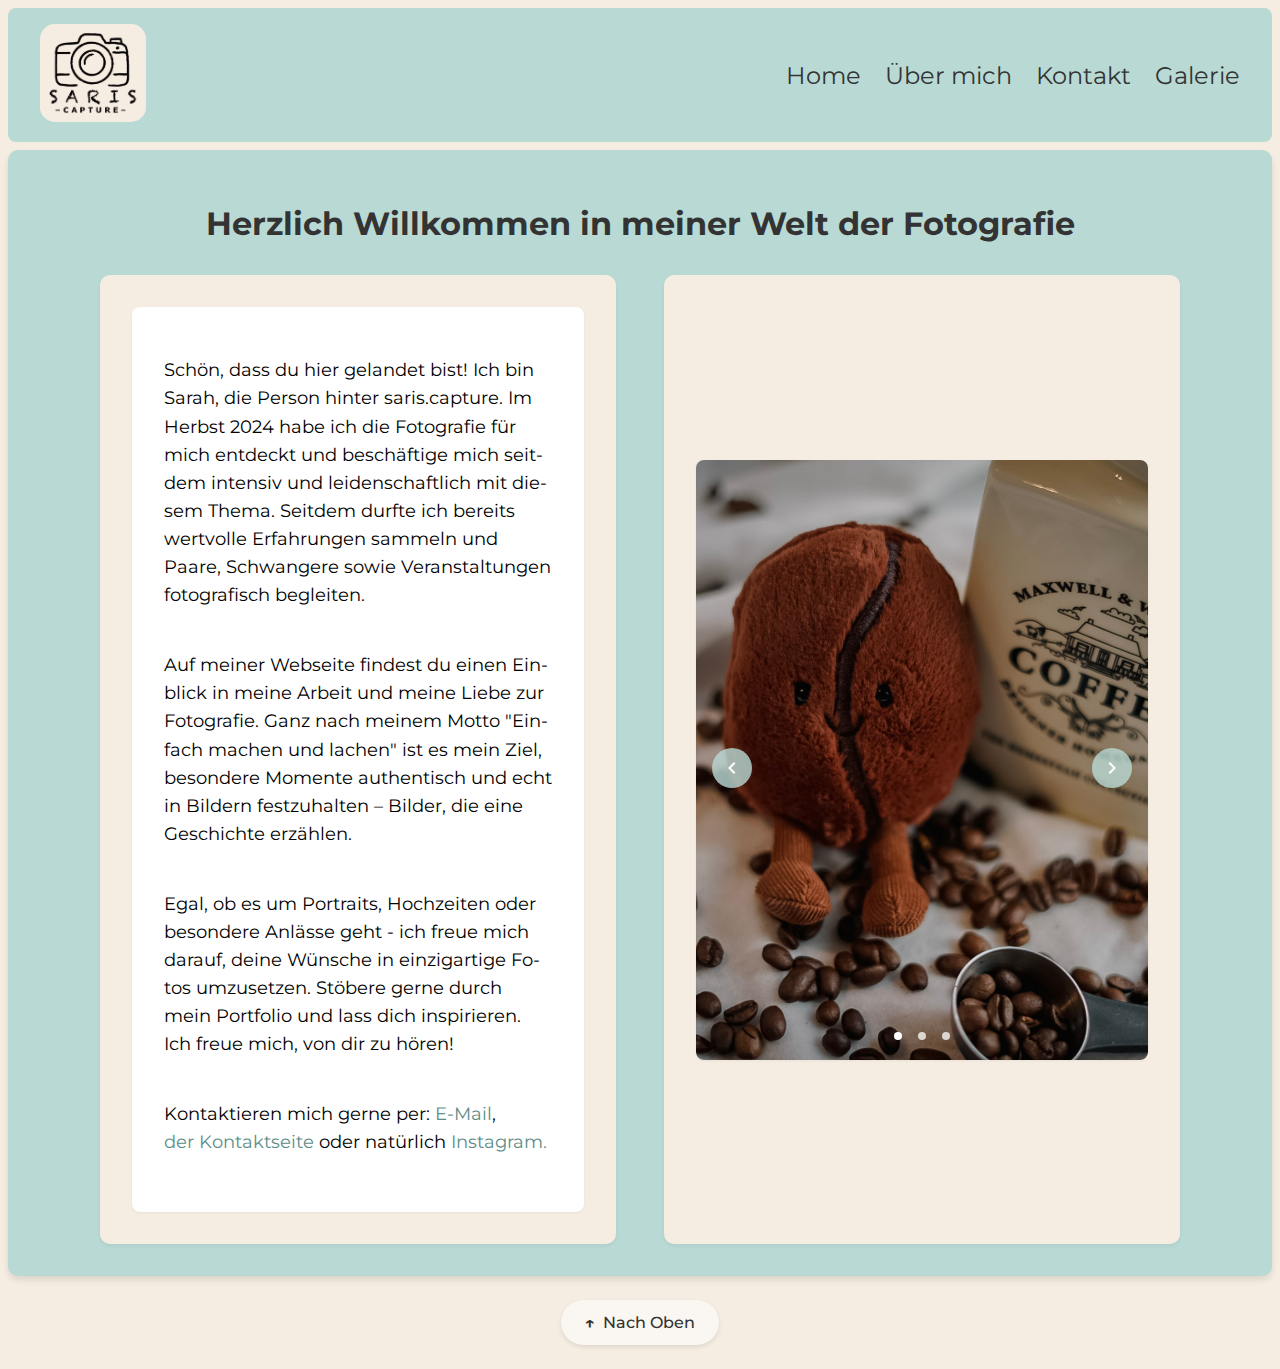
<file: index.html>
<!DOCTYPE html>
<html lang="de" id="top">
<head>
    <meta charset="UTF-8">
    <meta name="description" content="Saris Capture - Leidenschaftliche Fotografie aus Norddeutschland">
    <meta name="viewport" content="width=device-width, initial-scale=1.0">
    <link rel="icon" href="Assets/favsc.png" type="image/png">
    <title>Saris Capture | Fotografie</title>
    <link href="style.css" rel="stylesheet">
</head>
<body>
    <header class="site-header">
        <a href="index.html">
            <img src="Assets/SC_Logo.png" alt="Saris Chapter Logo" height="90px" width="90px">
        </a>
        <button class="menu-toggle" aria-label="Menü öffnen">
            <span class="burger-icon"></span>
        </button>
        <nav class="site-nav">
            <ul>
                <li><a href="index.html">Home</a></li>
                <li><a href="uebermich.html">Über mich</a></li>
                <li><a href="kontakt.html">Kontakt</a></li>
                <li><a href="galerie.html">Galerie</a></li>
            </ul>
        </nav>
    
    </header>

    <div class="container">
        <main class="site-content" id="content">
            <h1 class="main-heading">Herzlich Willkommen in meiner Welt der Fotografie</h1>
            
            <div class="home-flex-container">

                <section class="home-text-container">
                    <div class="home-content">
                        <p>Schön, dass du hier gelandet bist!
                        Ich bin Sarah, die Person hinter saris.capture. Im Herbst 2024 habe ich die Fotografie für mich entdeckt und beschäftige mich seitdem intensiv und leidenschaftlich mit diesem Thema. Seitdem durfte ich bereits wertvolle Erfahrungen sammeln und Paare, Schwangere sowie Veranstaltungen fotografisch begleiten.</p>
        
                        <p>Auf meiner Webseite findest du einen Einblick in meine Arbeit und meine Liebe zur Fotografie. Ganz nach meinem Motto "Einfach machen und lachen" ist es mein Ziel, besondere Momente authentisch und echt in Bildern festzuhalten – Bilder, die eine Geschichte erzählen.</p>

                        <p>Egal, ob es um Portraits, Hochzeiten oder besondere Anlässe geht - ich freue mich darauf, deine Wünsche in einzigartige Fotos umzusetzen. Stöbere gerne durch mein Portfolio und lass dich inspirieren. Ich freue mich, von dir zu hören!</p>
                        
                        <p>Kontaktieren mich gerne per: <a href="mailto:saris.capture@gmail.com">E-Mail</a>, <a href="./kontakt.html">der Kontaktseite</a> oder natürlich <a href="https://www.instagram.com/saris.capture/">Instagram.</a></p>
                    </div>
                </section>
    
                <section class="home-slideshow-container">
                    
                    <div class="slideshow">
                        <div class="slideshow-container">
                            <div class="slideshow-photo">
                                <img id="foto-1" src="./Assets/Slideshow/_DSC7164.jpg" alt="Fotografie 1">
                                <img id="foto-2" src="./Assets/Slideshow/_DSC7197.jpg" alt="Fotografie 2">
                                <img id="foto-3" src="./Assets/Slideshow/_DSC7258.jpg" alt="Fotografie 3"> 
                            </div>
                            
                            <div class="slideshow-nav-buttons">
                                <a href="#foto-1"></a>
                                <a href="#foto-2"></a>
                                <a href="#foto-3"></a>
                            </div>

                            <div class="slideshow-nav-arrows">
                                <button class="nav-arrow prev-arrow" aria-label="Vorheriges Bild">
                                    <svg viewBox="0 0 24 24" width="24" height="24">
                                        <path fill="currentColor" d="M15.41 7.41L14 6l-6 6 6 6 1.41-1.41L10.83 12z"/>
                                    </svg>
                                </button>
                                <button class="nav-arrow next-arrow" aria-label="Nächstes Bild">
                                    <svg viewBox="0 0 24 24" width="24" height="24">
                                        <path fill="currentColor" d="M10 6L8.59 7.41 13.17 12l-4.58 4.59L10 18l6-6z"/>
                                    </svg>
                                </button>
                            </div>
                        </div>
                    </div>
                </section>
            </div>
        </main>
    </div>

    <footer class="site-footer">
        <a href="#top">Nach Oben</a>
    </footer>
    
    <script src="script.js"></script>
</body>
</html>
</file>
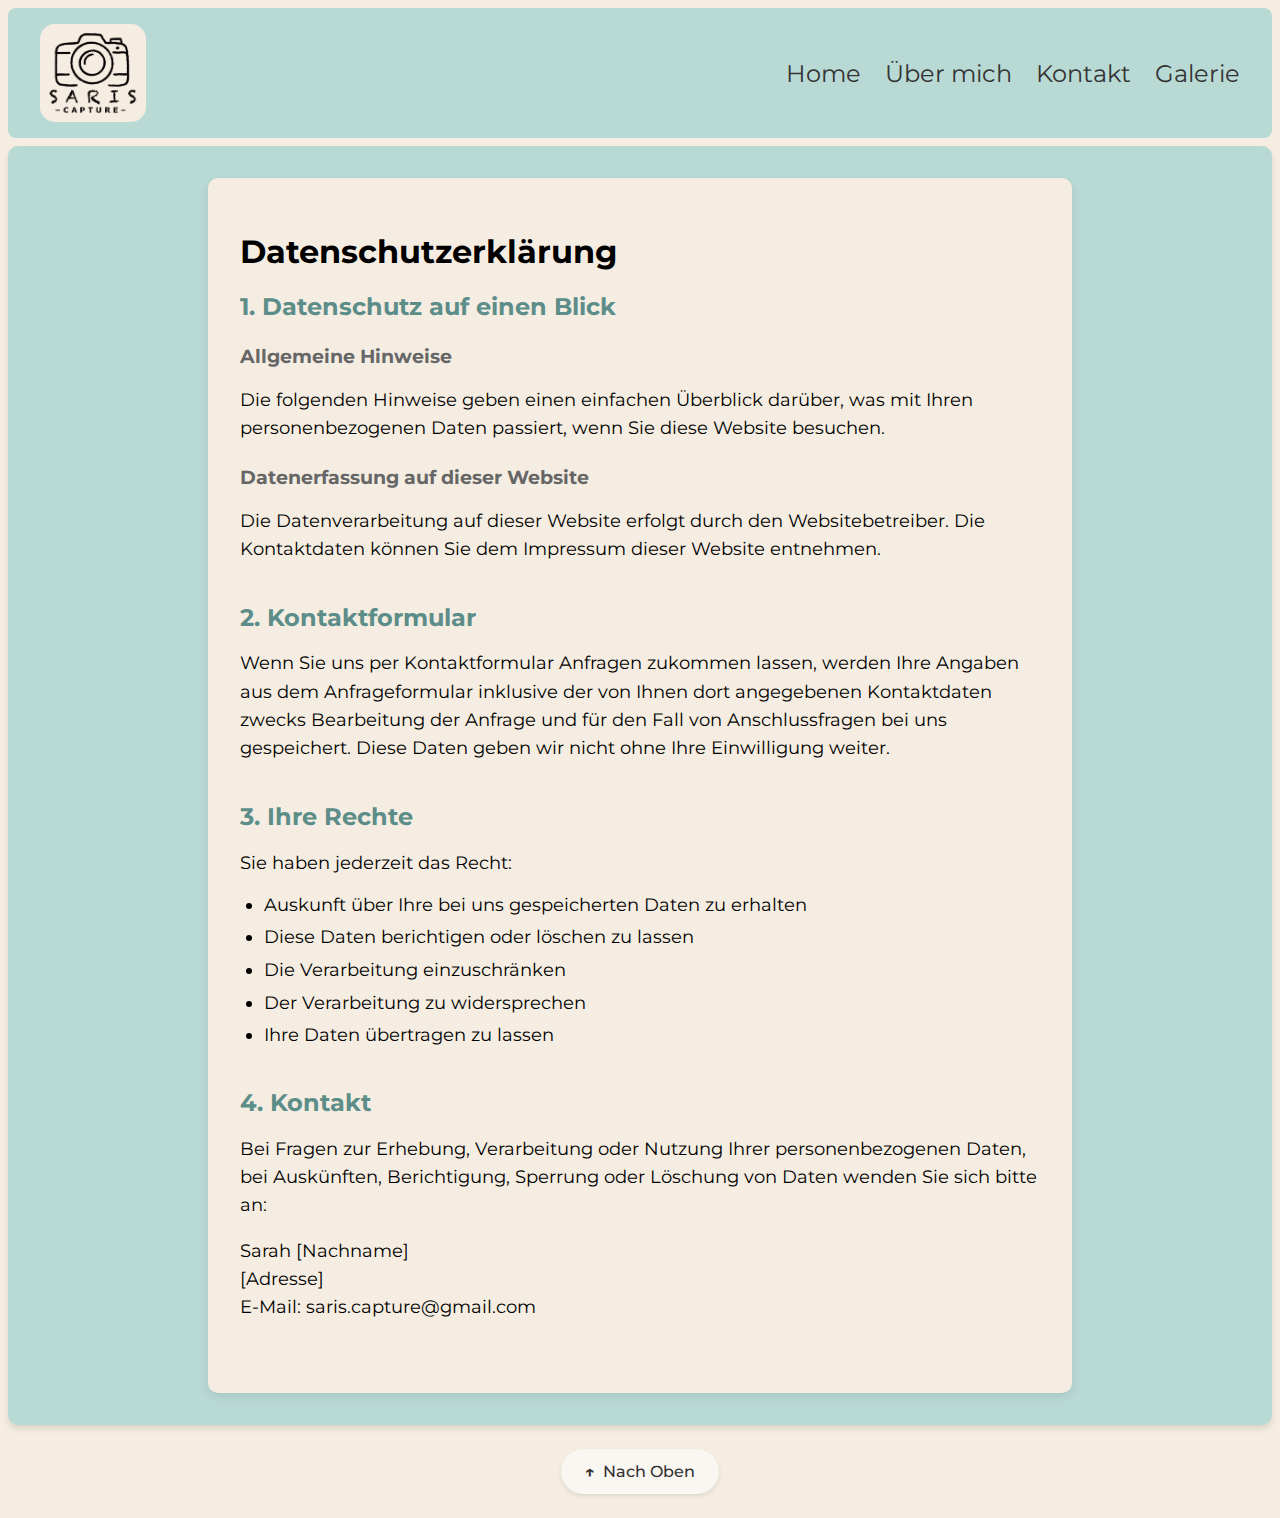
<file: datenschutz.html>
<!DOCTYPE html>
<html lang="de" id="top">
<head>
    <meta charset="UTF-8">
    <meta name="description" content="Datenschutzerklärung von Saris Capture">
    <meta name="viewport" content="width=device-width, initial-scale=1.0">
    
    <title>Saris Capture | Datenschutz</title>
    <link href="style.css" rel="stylesheet">
</head>
<body>
    <header class="site-header">
        <img src="Assets/SC_Logo.png" alt="Saris Chapter Logo" height="90px" width="90px">
        <nav class="site-nav">
            <ul>
                <li><a href="index.html">Home</a></li>
                <li><a href="uebermich.html">Über mich</a></li>
                <li><a href="kontakt.html">Kontakt</a></li>
                <li><a href="galerie.html">Galerie</a></li>
            </ul>
        </nav>
    </header>

    <div class="container">
        <main class="privacy-container">
            <h1>Datenschutzerklärung</h1>
            
            <section class="privacy-section">
                <h2>1. Datenschutz auf einen Blick</h2>
                <h3>Allgemeine Hinweise</h3>
                <p>Die folgenden Hinweise geben einen einfachen Überblick darüber, was mit Ihren personenbezogenen Daten passiert, wenn Sie diese Website besuchen.</p>
                
                <h3>Datenerfassung auf dieser Website</h3>
                <p>Die Datenverarbeitung auf dieser Website erfolgt durch den Websitebetreiber. Die Kontaktdaten können Sie dem Impressum dieser Website entnehmen.</p>
            </section>

            <section class="privacy-section">
                <h2>2. Kontaktformular</h2>
                <p>Wenn Sie uns per Kontaktformular Anfragen zukommen lassen, werden Ihre Angaben aus dem Anfrageformular inklusive der von Ihnen dort angegebenen Kontaktdaten zwecks Bearbeitung der Anfrage und für den Fall von Anschlussfragen bei uns gespeichert. Diese Daten geben wir nicht ohne Ihre Einwilligung weiter.</p>
            </section>

            <section class="privacy-section">
                <h2>3. Ihre Rechte</h2>
                <p>Sie haben jederzeit das Recht:</p>
                <ul class="privacy-list">
                    <li>Auskunft über Ihre bei uns gespeicherten Daten zu erhalten</li>
                    <li>Diese Daten berichtigen oder löschen zu lassen</li>
                    <li>Die Verarbeitung einzuschränken</li>
                    <li>Der Verarbeitung zu widersprechen</li>
                    <li>Ihre Daten übertragen zu lassen</li>
                </ul>
            </section>

            <section class="privacy-section">
                <h2>4. Kontakt</h2>
                <p>Bei Fragen zur Erhebung, Verarbeitung oder Nutzung Ihrer personenbezogenen Daten, bei Auskünften, Berichtigung, Sperrung oder Löschung von Daten wenden Sie sich bitte an:</p>
                <p>Sarah [Nachname]<br>
                [Adresse]<br>
                E-Mail: saris.capture@gmail.com</p>
            </section>
        </main>
    </div>

    <footer class="site-footer">
        <a href="#top">Nach Oben</a>
    </footer>
</body>
</html>
</file>
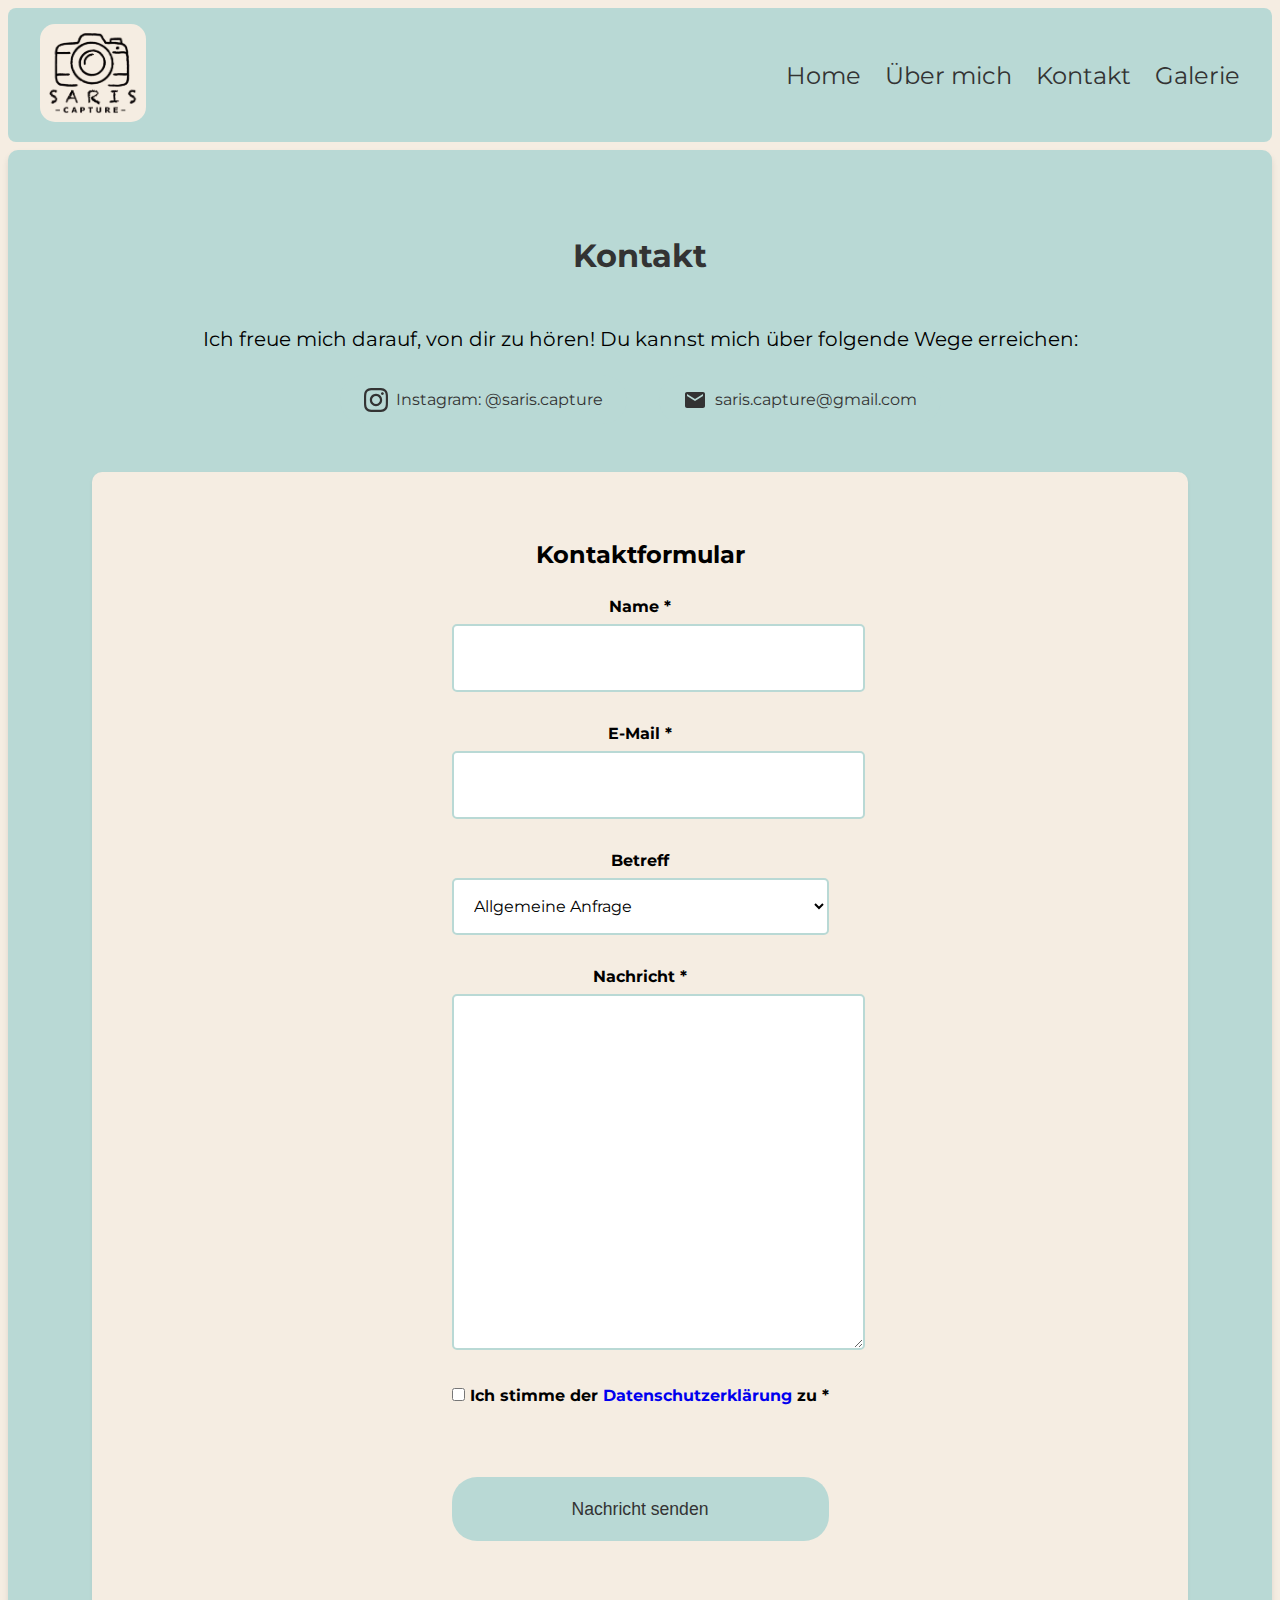
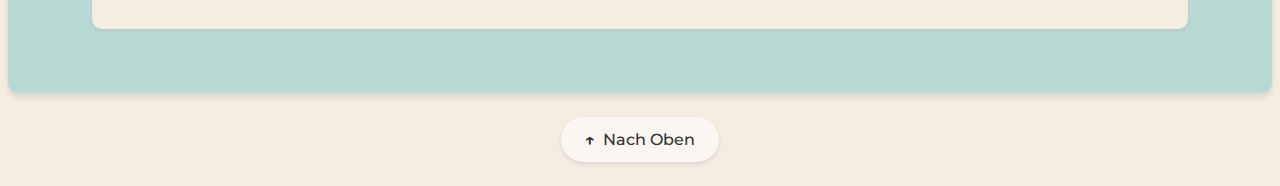
<file: kontakt.html>
<!DOCTYPE html>
<html lang="de" id="top">
<head>
    <meta charset="UTF-8">
    <meta name="description" content="Kontaktiere Saris Capture für Fotografie-Anfragen">
    <meta name="viewport" content="width=device-width, initial-scale=1.0">
    
    <title>Saris Capture | Kontakt</title>
    <link href="style.css" rel="stylesheet">


    </head>
    <body>
        <header class="site-header">
            <a href="index.html">
                <img src="Assets/SC_Logo.png" alt="Saris Chapter Logo" height="90px" width="90px">
            </a>
            <button class="menu-toggle" aria-label="Menü öffnen">
                <span class="burger-icon"></span>
            </button>
            <nav class="site-nav">
                <ul>
                    <li><a href="index.html">Home</a></li>
                    <li><a href="uebermich.html">Über mich</a></li>
                    <li><a href="kontakt.html">Kontakt</a></li>
                    <li><a href="galerie.html">Galerie</a></li>
                </ul>
            </nav>
        </header>

        <div class="container">
            <main class="contact-container">
                <h1>Kontakt</h1>
                
                <section class="contact-info">
                    <p>Ich freue mich darauf, von dir zu hören! Du kannst mich über folgende Wege erreichen:</p>
                    <div class="social-links">
                        <a href="https://www.instagram.com/saris.capture/" target="_blank" class="social-link">
                            <svg class="social-icon" viewBox="0 0 24 24" fill="currentColor">
                                <path d="M12 2.163c3.204 0 3.584.012 4.85.07 3.252.148 4.771 1.691 4.919 4.919.058 1.265.069 1.645.069 4.849 0 3.205-.012 3.584-.069 4.849-.149 3.225-1.664 4.771-4.919 4.919-1.266.058-1.644.07-4.85.07-3.204 0-3.584-.012-4.849-.07-3.26-.149-4.771-1.699-4.919-4.92-.058-1.265-.07-1.644-.07-4.849 0-3.204.013-3.583.07-4.849.149-3.227 1.664-4.771 4.919-4.919 1.266-.057 1.645-.069 4.849-.069zm0-2.163c-3.259 0-3.667.014-4.947.072-4.358.2-6.78 2.618-6.98 6.98-.059 1.281-.073 1.689-.073 4.948 0 3.259.014 3.668.072 4.948.2 4.358 2.618 6.78 6.98 6.98 1.281.058 1.689.072 4.948.072 3.259 0 3.668-.014 4.948-.072 4.354-.2 6.782-2.618 6.979-6.98.059-1.28.073-1.689.073-4.948 0-3.259-.014-3.667-.072-4.947-.196-4.354-2.617-6.78-6.979-6.98-1.281-.059-1.69-.073-4.949-.073zm0 5.838c-3.403 0-6.162 2.759-6.162 6.162s2.759 6.163 6.162 6.163 6.162-2.759 6.162-6.163c0-3.403-2.759-6.162-6.162-6.162zm0 10.162c-2.209 0-4-1.79-4-4 0-2.209 1.791-4 4-4s4 1.791 4 4c0 2.21-1.791 4-4 4zm6.406-11.845c-.796 0-1.441.645-1.441 1.44s.645 1.44 1.441 1.44c.795 0 1.439-.645 1.439-1.44s-.644-1.44-1.439-1.44z"/>
                            </svg>
                            Instagram: @saris.capture
                        </a>
                        <a href="mailto:saris.capture@gmail.com" class="social-link">
                            <svg class="social-icon" viewBox="0 0 24 24" fill="currentColor">
                                <path d="M20 4H4c-1.1 0-1.99.9-1.99 2L2 18c0 1.1.9 2 2 2h16c1.1 0 2-.9 2-2V6c0-1.1-.9-2-2-2zm0 4l-8 5-8-5V6l8 5 8-5v2z"/>
                            </svg>
                            saris.capture@gmail.com
                        </a>
                    </div>
                </section>

                <section class="contact-form">
                    <h2>Kontaktformular</h2>
                    <form id="contactForm" action="https://formspree.io/f/mrbpbalw" method="POST">
                        <div class="form-group">
                            <label for="name">Name *</label>
                            <input type="text" id="name" name="name" required>
                        </div>
                        
                        <div class="form-group">
                            <label for="email">E-Mail *</label>
                            <input type="email" id="email" name="email" required>
                        </div>

                        <div class="form-group">
                            <label for="subject">Betreff</label>
                            <select id="subject" name="subject">
                                <option value="allgemein">Allgemeine Anfrage</option>
                                <option value="portrait">Portrait-Shooting</option>
                                <option value="hochzeit">Hochzeitsfotografie</option>
                                <option value="event">Event-Fotografie</option>
                            </select>
                        </div>
                        
                        <div class="form-group">
                            <label for="message">Nachricht *</label>
                            <textarea name="message" id="message" required></textarea>
                        </div>

                        <div class="form-group">
                            <label class="checkbox-container">
                                <input type="checkbox" name="datenschutz" required>
                                <span class="checkmark"></span>
                                Ich stimme der <a href="datenschutz.html">Datenschutzerklärung</a> zu *
                            </label>
                        </div>

                        <div class="form-group">
                            <button type="submit" class="submit-btn">Nachricht senden</button>
                        </div>
                    </form>
                    <div id="formStatus" class="form-status"></div>
                </section>
            </main>
        </div>

        <footer class="site-footer">
            <a href="#top">Nach Oben</a>
        </footer>

        <script src="contact.js"></script>
        <script src="script.js"></script>
    </body>
</html>
</file>
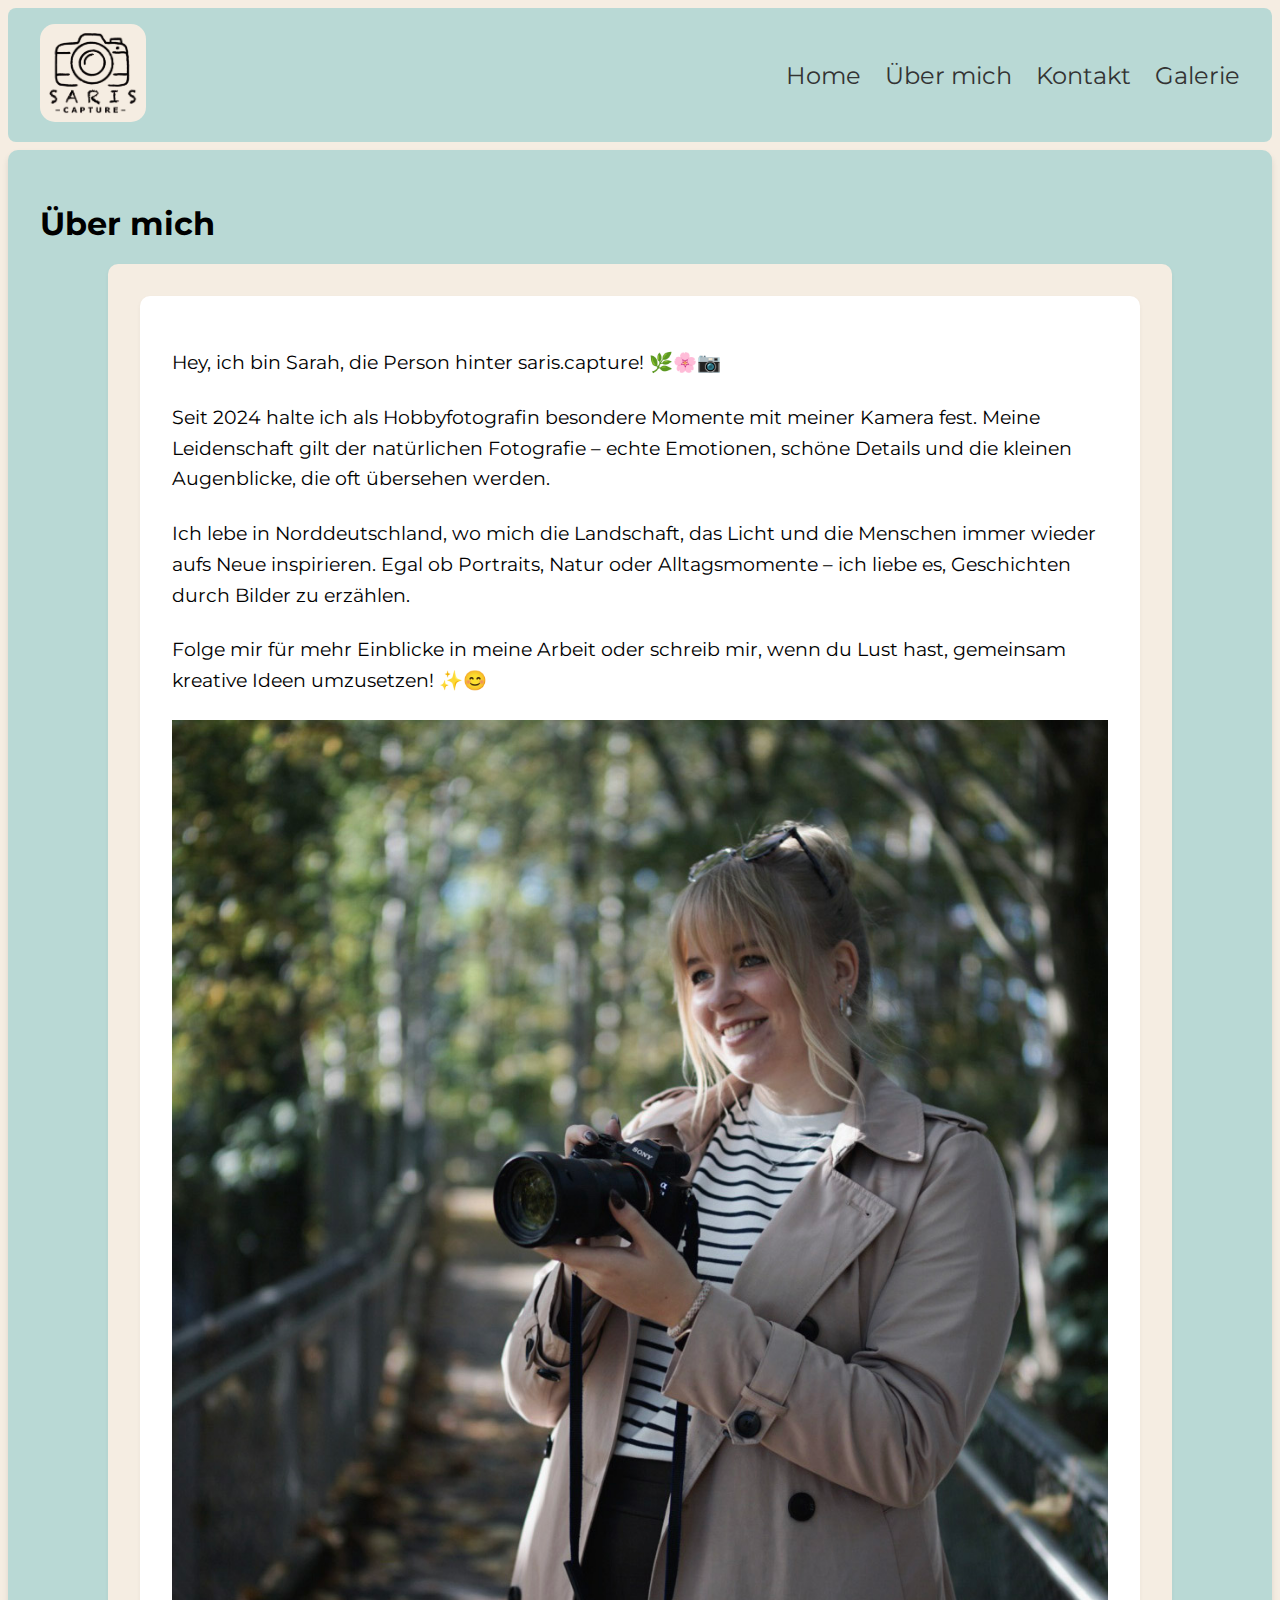
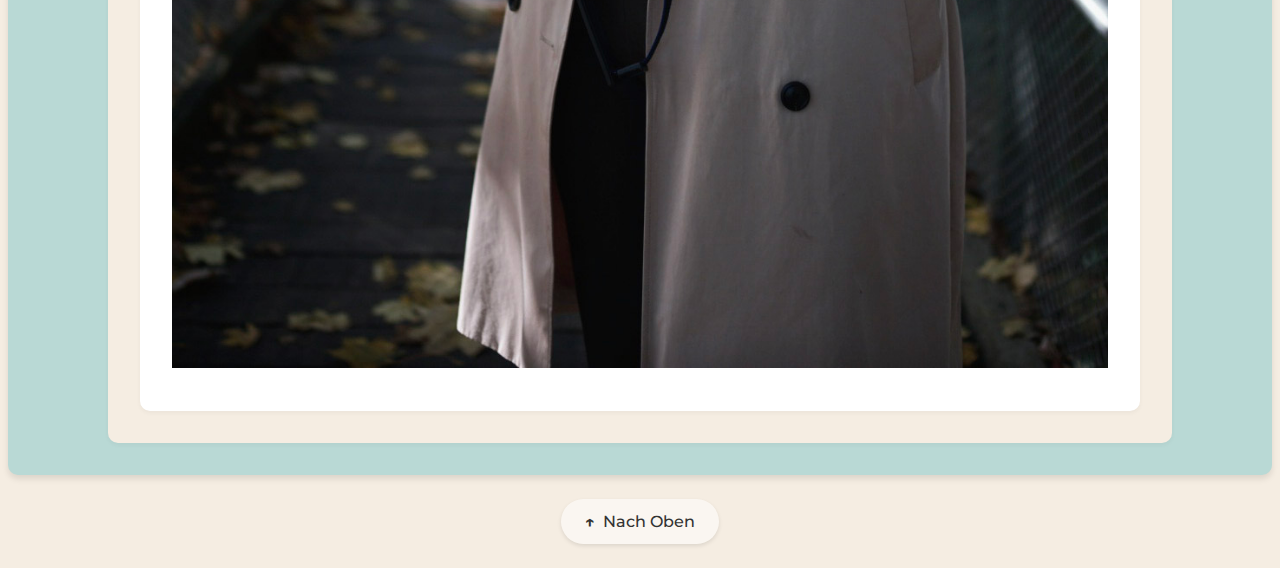
<file: uebermich.html>
<!DOCTYPE html>
<html lang="de" id="top">
<head>
    <meta charset="UTF-8">
    <meta name="description" content="Über Saris Capture - Hobbyfotografin aus Norddeutschland">
    <meta name="viewport" content="width=device-width, initial-scale=1.0">
    
    <title>Saris Capture | Über mich</title>
    <link href="style.css" rel="stylesheet">
</head>
<body>
    <header class="site-header">
        <a href="index.html">
            <img src="Assets/SC_Logo.png" alt="Saris Chapter Logo" height="90px" width="90px">
        </a>
        <button class="menu-toggle" aria-label="Menü öffnen">
            <span class="burger-icon"></span>
        </button>
        <nav class="site-nav">
            <ul>
                <li><a href="index.html">Home</a></li>
                <li><a href="uebermich.html">Über mich</a></li>
                <li><a href="kontakt.html">Kontakt</a></li>
                <li><a href="galerie.html">Galerie</a></li>
            </ul>
        </nav>
    </header>

    <div class="container">
        <div class="page-header">
            <h1>Über mich</h1>
        </div>
        <main class="about-container">
            <section class="about-content">

                <p>Hey, ich bin Sarah, die Person hinter saris.capture! 🌿🌸📷</p>

                <p>Seit 2024 halte ich als Hobbyfotografin besondere Momente mit meiner Kamera fest. Meine Leidenschaft gilt der natürlichen Fotografie – echte Emotionen, schöne Details und die kleinen Augenblicke, die oft übersehen werden.</p>
                
                <p>Ich lebe in Norddeutschland, wo mich die Landschaft, das Licht und die Menschen immer wieder aufs Neue inspirieren. Egal ob Portraits, Natur oder Alltagsmomente – ich liebe es, Geschichten durch Bilder zu erzählen.</p>
                
                <p>Folge mir für mehr Einblicke in meine Arbeit oder schreib mir, wenn du Lust hast, gemeinsam kreative Ideen umzusetzen! ✨😊</p>
            <img src="./Assets/uebermichimg.jpg" alt="Ein Bild von mir">
            </section>
        </main>
    </div>

    <footer class="site-footer">
        <a href="#top">Nach Oben</a>
    </footer>
    
    <script src="script.js"></script>
</body>
</html>
</file>
<file: style.css>
@import url('https://fonts.googleapis.com/css2?family=Montserrat:wght@400;700&display=swap');




/* Body */


body {
    font-family: 'Montserrat', sans-serif;
}

body {
    background-color: #F5EDE2;
}

body p {
    font-size: 20px;
}


/* NAV */


.site-nav {
    display: flex;
    justify-content: flex-end;
    align-items: center;
    font-size: 1.5rem;
    transition: all 0.3s ease;
    position: static;
    transform: none;
    padding-right: 0;
}

.site-nav ul {
    padding: 0;
    margin: 0;
    display: flex;
    gap: 1.5rem;
    background-color: transparent;
}

.site-nav li {
    display: inline;
}

.site-nav a {
    color: #333333;
    text-decoration: none;
    background-color: transparent;
    padding: 0;
    border-radius: 0;
}

/* FOOTER */


.site-footer {
    padding: 0.5rem;
    margin: 1rem auto;
    border-radius: 0.5rem;
    max-width: 95%;
}

.site-footer a, nav a {
    color: #333333;
    text-decoration: none;
}

.site-footer {
    text-align: center;
}

.site-footer a {
    display: inline-block;
    padding: 0.8rem 1.5rem;
    border-radius: 25px;
    font-weight: 500;
    transition: all 0.3s ease;
    background-color: rgba(255, 255, 255, 0.5);
    box-shadow: 0 2px 4px rgba(0, 0, 0, 0.1);
    position: relative;
}

.site-footer a:hover {
    background-color: #5C8D89;
    color: white;
    transform: translateY(-2px);
    box-shadow: 0 4px 6px rgba(0, 0, 0, 0.15);
}

.site-footer a:before {
    content: '↑';
    margin-right: 0.5rem;
    font-weight: bold;
}

html {
    scroll-behavior: smooth;
}


/* HEADER */



.site-header p {
    margin-top: 0;
    margin-left: 5px;
}


.site-header {
    display: flex;
    background-color: #B9D9D5;
    border-radius: 0.5rem;
    padding: 1rem;
    padding-left: 2rem;
    padding-right: 2rem;
    margin-bottom: 0.5rem;
    position: relative;
    align-items: center;
    justify-content: space-between;
    max-width: 95%;
    margin: 0 auto 0.5rem auto;
}

.site-nav {
    display: flex;
    justify-content: flex-end;
    align-items: center;
    font-size: 1.5rem;
    transition: all 0.3s ease;
    position: static;
    transform: none;
    padding-right: 0;
}

.site-nav ul {
    padding: 0;
    margin: 0;
    display: flex;
    gap: 1.5rem;
}

.site-nav li {
    display: inline;
}

/* Burger Menü */
.menu-toggle {
    display: none;
    align-items: center;
    justify-content: center;
    background: none;
    border: none;
    cursor: pointer;
    z-index: 100;
    width: 40px;
    height: 35px;
    padding: 0;
    margin-right: 0.5rem;
    position: relative;
}

.menu-toggle:hover {
    background: none;
    box-shadow: none;
    color: inherit;
}

/* Burger-Icon */
.burger-icon {
    width: 40px;
    height: 4px;
    background-color: #333333;
    position: absolute;
    top: 50%;
    left: 50%;
    transform: translate(-50%, -50%);
    transition: all 0.3s ease;
}

.burger-icon:before,
.burger-icon:after {
    content: '';
    position: absolute;
    width: 40px;
    height: 4px;
    background-color: #333333;
    transition: all 0.3s ease;
    left: 0;
}

.burger-icon:before {
    top: -10px;
}

.burger-icon:after {
    top: 10px;
}

/* Animation für das X wenn Menü offen ist */
.menu-open .burger-icon {
    background-color: transparent;
}

.menu-open .burger-icon:before {
    top: 0; /* Setzt die obere Linie in die Mitte */
    transform: rotate(45deg);
}

.menu-open .burger-icon:after {
    top: 0; /* Setzt die untere Linie in die Mitte */
    transform: rotate(-45deg);
}

/* Responsive Styles für Navigation */
@media (max-width: 768px) {
    .menu-toggle {
        display: block;
    }
    
    .site-nav {
        position: fixed;
        top: 0;
        right: -100%;
        width: 100%;
        height: 100vh;
        background-color: rgba(185, 217, 213, 0.98);
        flex-direction: column;
        justify-content: center;
        align-items: center;
        z-index: 99;
        padding: 0;
        transition: right 0.3s ease;
        backdrop-filter: blur(5px);
    }
    
    .site-nav.menu-open {
        right: 0;
    }
    
    .site-nav ul {
        flex-direction: column;
        align-items: center;
        gap: 2rem;
        width: 100%;
    }
    
    .site-nav li {
        width: 100%;
        text-align: center;
    }
    
    .site-nav a {
        display: block;
        padding: 1rem;
        font-size: 1.5rem;
        background-color: rgba(255, 255, 255, 0.2);
        border-radius: 10px;
        transition: all 0.3s ease;
    }
    
    .site-nav a:hover {
        background-color: rgba(255, 255, 255, 0.4);
        transform: translateY(-2px);
    }
    
    .site-header {
        padding: 1rem;
        margin: 0.5rem auto;
    }
    
    .site-header img {
        max-width: 150px;
    }
}

/* Slideshow */

.slideshow {
    padding: 1rem;
    background-color: #FFFFFF;
    border-radius: 10px;
    box-shadow: 0 4px 8px rgba(51, 51, 51, 0.1);
    margin-bottom: 2rem;
    overflow: hidden;
    max-width: 800px;
    margin: 0 auto;
    position: relative;
    width: 100%;
}

.slideshow-container {
    position: absolute;
    width: 100%;
    height: 500px;
    overflow: hidden;
    background-color: #FFFFFF;
}

.slideshow-photo {
    display: flex;
    width: 100%;
    height: 100%;
    overflow-x: auto;
    scroll-snap-type: x mandatory;
    scroll-behavior: smooth;
    -webkit-overflow-scrolling: touch;
    position: relative;
    background-color: #FFFFFF;
}

.slideshow-photo::-webkit-scrollbar {
    display: none;
}

.slideshow-photo {
    -ms-overflow-style: none;
    scrollbar-width: none;
}

.slideshow-photo img {
    flex: 0 0 100%;
    width: 100%;
    height: 100%;
    object-fit: cover;
    scroll-snap-align: start;
    display: block;
    position: relative;
    z-index: 1;
    background-color: #FFFFFF;
}

.slideshow-nav-buttons {
    display: flex;
    column-gap: 1rem;
    position: absolute;
    bottom: 1.25rem;
    left: 50%;
    transform: translateX(-50%);
    z-index: 2;
}

.slideshow-nav-buttons a {
    width: 0.5rem;
    height: 0.5rem;
    border-radius: 50%;
    background-color: #fff;
    opacity: 0.75;
    transition: opacity ease 250ms;
}

.slideshow-nav-buttons a:hover {
    opacity: 1;
}

.slideshow-nav-arrows {
    position: absolute;
    top: 50%;
    left: 0;
    right: 0;
    transform: translateY(-50%);
    display: flex;
    justify-content: space-between;
    padding: 0 1rem;
    pointer-events: none;
    z-index: 2;
}

.nav-arrow {
    background-color: rgba(185, 217, 213, 0.8);
    border: none;
    border-radius: 50%;
    width: 40px;
    height: 40px;
    display: flex;
    align-items: center;
    justify-content: center;
    cursor: pointer;
    transition: background-color 0.3s ease;
    pointer-events: auto;
}

.nav-arrow:hover {
    background-color: rgba(92, 141, 137, 0.9);
}

.nav-arrow svg {
    color: white;
}

/* Container */

.container {
    padding: 2rem;
    background-color: #B9D9D5;
    border-radius: 10px;
    max-width: 95%;
    margin: 0 auto;
    box-shadow: 0 4px 6px rgba(0, 0, 0, 0.1);
}


/* GENERAL */


img {
    max-width: 100%;
    height: auto;
}

a:hover {
    color: #5C8D89;
}

a:link {
    text-decoration: none;
}

ul {
    padding-left: 0;
    list-style: none;
}

p {
    font-size: 1.5rem;
}

/* Gallerie */

.gallery {
    display: flex;
    justify-content: center;
}

/* Kontakt */

label {
    display: block;
}

form div {
    margin-top: 0.5rem;
    margin-bottom: 0.5rem;
}

button {
    font-size: 20px;
    height: 4rem;
    width: 10rem;
    background-color: #B9D9D5;
    color: #333333;
    padding: 0.5rem;
    margin-top: 2rem;
    margin-bottom: 1rem;
    border: #f9f0e7;
    border-radius: 5px;
    cursor: pointer;
}

button:hover {
    background-color: #567a7a;
    transition: ease-in-out 0.5s    
}


form input {
    width: 50rem;
    height: 2rem;
    font-size: 20px;
    border-radius: 5px;
    border: solid 2px  #B9D9D5;
    background-color: bisque;
}

form textarea {
    width: 50rem;
    height: 20rem;
    font-size: 20px;
    border-radius: 5px;
    border: solid 2px  #B9D9D5;
    background-color: bisque;
}

form {
    display: flex;
    flex-direction: column;
    align-items: center;
    justify-content: center;
    margin: 0 auto;
    width: fit-content;
}

/* Neue Galerie Styles */
.gallery-container {
    padding: 2rem;
    max-width: 1200px;
    margin: 0 auto;
    background-color: #F5EDE2;
    border-radius: 10px;
    box-shadow: 0 2px 4px rgba(51, 51, 51, 0.05);
}

.gallery-container h1 {
    text-align: center;
    margin-bottom: 2rem;
}

.gallery-categories {
    display: flex;
    justify-content: center;
    gap: 1rem;
    margin-bottom: 2rem;
    flex-wrap: wrap;
}

.category-btn {
    padding: 0.5rem 1.5rem;
    background-color: #B9D9D5;
    border: none;
    border-radius: 25px;
    cursor: pointer;
    font-family: 'Montserrat', sans-serif;
    font-size: 1rem;
    transition: all 0.3s ease;
}

.category-btn:hover {
    background-color: #5C8D89;
    color: white;
}

.category-btn.active {
    background-color: #5C8D89;
    color: white;
}

.gallery-grid {
    display: grid;
    grid-template-columns: repeat(auto-fill, minmax(300px, 1fr));
    gap: 2rem;
    padding: 1rem;
}

.gallery-item {
    position: relative;
    overflow: hidden;
    border-radius: 10px;
    box-shadow: 0 2px 4px rgba(0, 0, 0, 0.1);
    transition: transform 0.3s ease, box-shadow 0.3s ease;
    aspect-ratio: 3/4;
}

.gallery-item:hover {
    transform: translateY(-5px);
    box-shadow: 0 4px 8px rgba(0, 0, 0, 0.15);
}

.gallery-item img {
    width: 100%;
    height: 100%;
    object-fit: cover;
    display: block;
    transition: transform 0.5s ease;
}

.gallery-item:hover img {
    transform: scale(1.05);
}

/* Lazy Loading für Bilder */
.gallery-image {
    opacity: 0;
    animation: fadeIn 0.5s ease forwards;
}

@keyframes fadeIn {
    0% { opacity: 0; }
    100% { opacity: 1; }
}

/* Modal Optimierungen */
.modal-image {
    max-width: 90%;
    max-height: 90vh;
    object-fit: contain;
    animation: zoomIn 0.3s ease;
}

@keyframes zoomIn {
    0% { transform: scale(0.9); opacity: 0; }
    100% { transform: scale(1); opacity: 1; }
}

/* Responsive Anpassungen für die Galerie */
@media (max-width: 1200px) {
    .gallery-grid {
        grid-template-columns: repeat(auto-fill, minmax(250px, 1fr));
    }
}

@media (max-width: 768px) {
    .gallery-grid {
        grid-template-columns: repeat(auto-fill, minmax(250px, 1fr));
        gap: 1rem;
    }
    
    .gallery-categories {
        flex-wrap: wrap;
        gap: 0.5rem;
        padding: 0 1rem;
    }
    
    .category-btn {
        padding: 0.5rem 1rem;
        font-size: 0.9rem;
    }
}

/* Lightbox Anpassungen */
.lb-data .lb-caption {
    font-family: 'Montserrat', sans-serif;
    font-size: 1.1rem;
}

.lb-nav a.lb-prev,
.lb-nav a.lb-next {
    opacity: 0.8;
}

/* Kontaktformular Styles */
.contact-container {
    max-width: 1000px;
    margin: 0 auto;
    padding: 2rem;
    display: flex;
    flex-direction: column;
    align-items: center; 
    justify-content: center;
    text-align: center;
}

.contact-container h1 {
    text-align: center;
    color: #333333;
    margin-bottom: 2rem;
}

.contact-info {
    margin-bottom: 3rem;
    text-align: center;
}

.social-links {
    display: flex;
    justify-content: center;
    gap: 2rem;
    margin-top: 1.5rem;
}

.social-link {
    display: flex;
    align-items: center;
    gap: 0.5rem;
    padding: 0.8rem 1.5rem;
    background-color: #B9D9D5;
    border-radius: 25px;
    transition: all 0.3s ease;
    text-decoration: none;
    color: #333333;
}

.social-link:hover {
    background-color: #5C8D89;
    color: white;
    transform: translateY(-2px);
}

.social-icon {
    width: 24px;
    height: 24px;
}

.contact-form {
    background-color: #F5EDE2;
    padding: 3rem;
    border-radius: 10px;
    box-shadow: 0 2px 4px rgba(0, 0, 0, 0.05);
    width: 100%;
}

.form-group {
    margin-bottom: 1.5rem;
    width: 100%;
}

.form-group label {
    display: block;
    margin-bottom: 0.5rem;
    font-weight: bold;
}

.form-group input,
.form-group select,
.form-group textarea {
    width: 100%;
    padding: 1rem;
    border: 2px solid #B9D9D5;
    border-radius: 5px;
    font-family: 'Montserrat', sans-serif;
    font-size: 1rem;
    background-color: #fff;
    max-width: 100%;
}

.form-group textarea {
    min-height: 150px;
    resize: vertical;
}

.form-group input:focus,
.form-group select:focus,
.form-group textarea:focus {
    outline: none;
    border-color: #5C8D89;
}

.checkbox-container {
    display: flex;
    align-items: center;
    gap: 0.5rem;
    cursor: pointer;
    flex-direction: row;
}

.checkbox-container input[type="checkbox"] {
    margin: 0;
    width: auto;
    height: auto;
}

.checkbox-container span {
    display: none;
}

.submit-btn {
    background-color: #B9D9D5;
    color: #333333;
    padding: 1rem 2rem;
    border: none;
    border-radius: 25px;
    font-size: 1.1rem;
    cursor: pointer;
    transition: all 0.3s ease;
    width: 100%;
}

.submit-btn:hover {
    background-color: #5C8D89;
    color: white;
    transform: translateY(-2px);
}

.submit-btn:disabled {
    background-color: #cccccc;
    cursor: not-allowed;
    transform: none;
}

.form-status {
    margin-top: 1rem;
    padding: 1rem;
    border-radius: 5px;
    display: none;
}

.form-status.success {
    background-color: #d4edda;
    color: #155724;
    border: 1px solid #c3e6cb;
}

.form-status.error {
    background-color: #f8d7da;
    color: #721c24;
    border: 1px solid #f5c6cb;
}

/* Responsive Design für das Kontaktformular */
@media (max-width: 768px) {
    .contact-container {
        padding: 1rem;
    }
    
    .contact-form {
        padding: 1.5rem;
    }

    .social-links {
        flex-direction: column;
        align-items: center;
        gap: 1rem;
    }

    .form-group input,
    .form-group select,
    .form-group textarea {
        font-size: 16px; /* Verhindert Zoom auf iOS */
    }
}

/* Datenschutz Styles */
.privacy-container {
    max-width: 800px;
    margin: 0 auto;
    padding: 2rem;
    background-color: #F5EDE2;
    border-radius: 10px;
    box-shadow: 0 4px 8px rgba(51, 51, 51, 0.1);
}

.privacy-section {
    margin-bottom: 2.5rem;
}

.privacy-section h2 {
    color: #5C8D89;
    margin-bottom: 1rem;
}

.privacy-section h3 {
    color: #666;
    margin: 1.5rem 0 1rem;
}

.privacy-section p {
    line-height: 1.6;
    margin-bottom: 1rem;
    font-size: 1.1rem;
}

.privacy-list {
    list-style-type: disc;
    margin-left: 1.5rem;
    margin-bottom: 1rem;
}

.privacy-list li {
    margin-bottom: 0.5rem;
    line-height: 1.4;
    font-size: 1.1rem;
}

@media (max-width: 768px) {
    .privacy-container {
        padding: 1rem;
    }

    .privacy-section p,
    .privacy-list li {
        font-size: 1rem;
    }
}

/* Über mich Styles */
.about-container {
    max-width: 1000px;
    margin: 0 auto;
    padding: 2rem;
    background-color: #F5EDE2;
    border-radius: 10px;
    box-shadow: 0 2px 4px rgba(51, 51, 51, 0.05);
}

.about-container h1 {
    color: #333333;
    margin-bottom: 2rem;
    text-align: center;
}

.about-content {
    max-width: 1000px;
    font-size: 1.5rem;
    margin: 0 auto;
    padding: 2rem;
    background-color: white;
    border-radius: 10px;
    box-shadow: 0 2px 4px rgba(51, 51, 51, 0.05);
    line-height: 1.6;
}

.about-content p {
    margin-bottom: 1.5rem;
    font-size: 1.2rem;
}

@media (max-width: 768px) {
    .about-container {
        padding: 1.5rem;
    }

    .about-content p {
        font-size: 1.1rem;
    }
}

/* Galerie Modal Styles */
.gallery-modal {
    display: none;
    position: fixed;
    top: 0;
    left: 0;
    width: 100%;
    height: 100%;
    background-color: rgba(51, 51, 51, 0.9);
    z-index: 1000;
    overflow: hidden;
}

.modal-content {
    position: relative;
    width: 100%;
    height: 100%;
    display: flex;
    justify-content: center;
    align-items: center;
}

.modal-nav-arrow {
    position: absolute;
    top: 50%;
    transform: translateY(-50%);
    background-color: rgba(185, 217, 213, 0.8);
    border: none;
    border-radius: 50%;
    width: 50px;
    height: 50px;
    display: flex;
    align-items: center;
    justify-content: center;
    cursor: pointer;
    transition: background-color 0.3s ease;
}

.modal-nav-arrow.prev-arrow {
    left: 20px;
}

.modal-nav-arrow.next-arrow {
    right: 20px;
}

.modal-nav-arrow:hover {
    background-color: rgba(92, 141, 137, 0.9);
}

.modal-nav-arrow svg {
    color: white;
    width: 30px;
    height: 30px;
}

.modal-close {
    position: absolute;
    top: 20px;
    right: 20px;
    background-color: rgba(185, 217, 213, 0.8);
    border: none;
    border-radius: 50%;
    width: 50px;
    height: 50px;
    font-size: 2rem;
    color: white;
    display: flex;
    align-items: center;
    justify-content: center;
    cursor: pointer;
    transition: background-color 0.3s ease;
}

.modal-close:hover {
    background-color: rgba(92, 141, 137, 0.9);
}

.gallery-image {
    cursor: pointer;
}

/* Home Styles - Nebeneinander-Layout */
.main-heading {
    color: #333333;
    text-align: center;
    margin-bottom: 2rem;
    font-size: 2rem;
}

.home-flex-container {
    display: flex;
    flex-wrap: wrap;
    gap: 3rem;
    max-width: 90%;
    margin: 0 auto;
    padding: 0 1rem;
    justify-content: center;
}

.home-text-container {
    flex: 1;
    min-width: 450px;
    max-width: 800px;
    background-color: #F5EDE2;
    border-radius: 10px;
    padding: 2rem;
    box-shadow: 0 2px 4px rgba(0, 0, 0, 0.05);
    display: flex;
    flex-direction: column;
    margin: 0 auto;
}

.home-slideshow-container {
    flex: 1;
    min-width: 300px;
    max-width: 800px;
    background-color: #F5EDE2;
    border-radius: 10px;
    padding: 2rem;
    box-shadow: 0 2px 4px rgba(0, 0, 0, 0.05);
    margin: 0 auto;
    display: flex;
    align-items: center;
    justify-content: center;
}

.home-slideshow-container .slideshow {
    background-color: #FFFFFF;
    min-height: 600px;
    border-radius: 8px;
    box-shadow: 0 1px 3px rgba(0, 0, 0, 0.05);
    margin-bottom: 0;
    overflow: hidden;
    width: 100%;
    display: flex;
    align-items: center;
    justify-content: center;
    padding: 0;
}

.home-slideshow-container .slideshow-container {
    display: flex;
    align-items: center;
    justify-content: center;
    width: 100%;
    height: 100%;
}

.home-slideshow-container h2 {
    color: #5C8D89;
    margin-bottom: 1.5rem;
    text-align: center;
}

.home-content {
    background-color: #FFFFFF;
    padding: 2rem;
    border-radius: 8px;
    box-shadow: 0 1px 3px rgba(0, 0, 0, 0.05);
    line-height: 1.6;
    overflow-wrap: break-word;
    word-wrap: break-word;
    overflow: hidden;
    flex-grow: 1;
    display: flex;
    flex-direction: column;
    text-align: center;
}

.home-content p {
    margin-bottom: 1.5rem;
    font-size: 1.1rem;
    max-width: 100%;
    hyphens: auto;
    text-align: left;
}

.home-content a {
    word-break: break-all;
    color: #5C8D89;
    display: inline-block;
    text-align: center;
}

/* Responsive Anpassungen */
@media (max-width: 1200px) {
    .home-flex-container {
        gap: 2rem;
    }
    
    .home-content p {
        font-size: 1rem;
    }
}

@media (max-width: 900px) {
    .home-flex-container {
        flex-direction: column;
        gap: 2rem;
        padding: 1rem;
    }
    
    .home-text-container,
    .home-slideshow-container {
        width: 100%;
        min-width: auto;
        padding: 1.5rem;
    }
    
    .home-content {
        padding: 1.5rem;
    }
    
    .home-content p {
        font-size: 1.1rem;
        line-height: 1.6;
    }
    
    .main-heading {
        font-size: 1.8rem;
        margin-bottom: 1.5rem;
    }
    
    .slideshow {
        padding: 0.5rem;
    }
    
    .slideshow-container {
        height: 400px;
    }
    
    .home-slideshow-container .slideshow {
        min-height: 450px;
    }
}

/* Verhindert Scrollen des Hauptinhalts, wenn das mobile Menü geöffnet ist */
body.menu-active {
    overflow: hidden;
}

/* Overlay für den Hintergrund, wenn Menü offen ist */
body.menu-active:before {
    content: '';
    position: fixed;
    top: 0;
    left: 0;
    right: 0;
    bottom: 0;
    background-color: rgba(51, 51, 51, 0.5);
    z-index: 98;
}

/* Moderner Nach-Oben-Button */
.scroll-to-top {
    position: fixed;
    bottom: 30px;
    right: 30px;
    width: 50px;
    height: 50px;
    background-color: #B9D9D5;
    color: #333333;
    border-radius: 50%;
    display: flex;
    justify-content: center;
    align-items: center;
    cursor: pointer;
    box-shadow: 0 2px 4px rgba(0, 0, 0, 0.1);
    opacity: 0;
    visibility: hidden;
    transform: translateY(20px);
    transition: all 0.3s ease;
    z-index: 95;
}

.scroll-to-top.visible {
    opacity: 1;
    visibility: visible;
    transform: translateY(0);
}

.scroll-to-top:hover {
    background-color: #5C8D89;
    color: white;
    transform: translateY(-3px);
    box-shadow: 0 4px 6px rgba(0, 0, 0, 0.15);
}

.scroll-to-top svg {
    width: 24px;
    height: 24px;
}

/* HINZUGEFÜGT DURCH SCRIPT */

.site-header img {
    background-color: #F5EDE2;
    border-radius: 15px;
    padding: 0.5rem;
    display: inline-block;
}

/* Allgemeine mobile Anpassungen */
@media (max-width: 768px) {
    body {
        font-size: 16px;
    }
    
    p {
        font-size: 1rem;
    }
    
    h1 {
        font-size: 1.8rem;
    }
    
    h2 {
        font-size: 1.5rem;
    }
    
    .container {
        padding: 1rem;
        margin: 0.5rem auto;
    }
    
    .about-content {
        padding: 1.5rem;
    }
    
    .about-content p {
        font-size: 1rem;
    }
}
</file>
